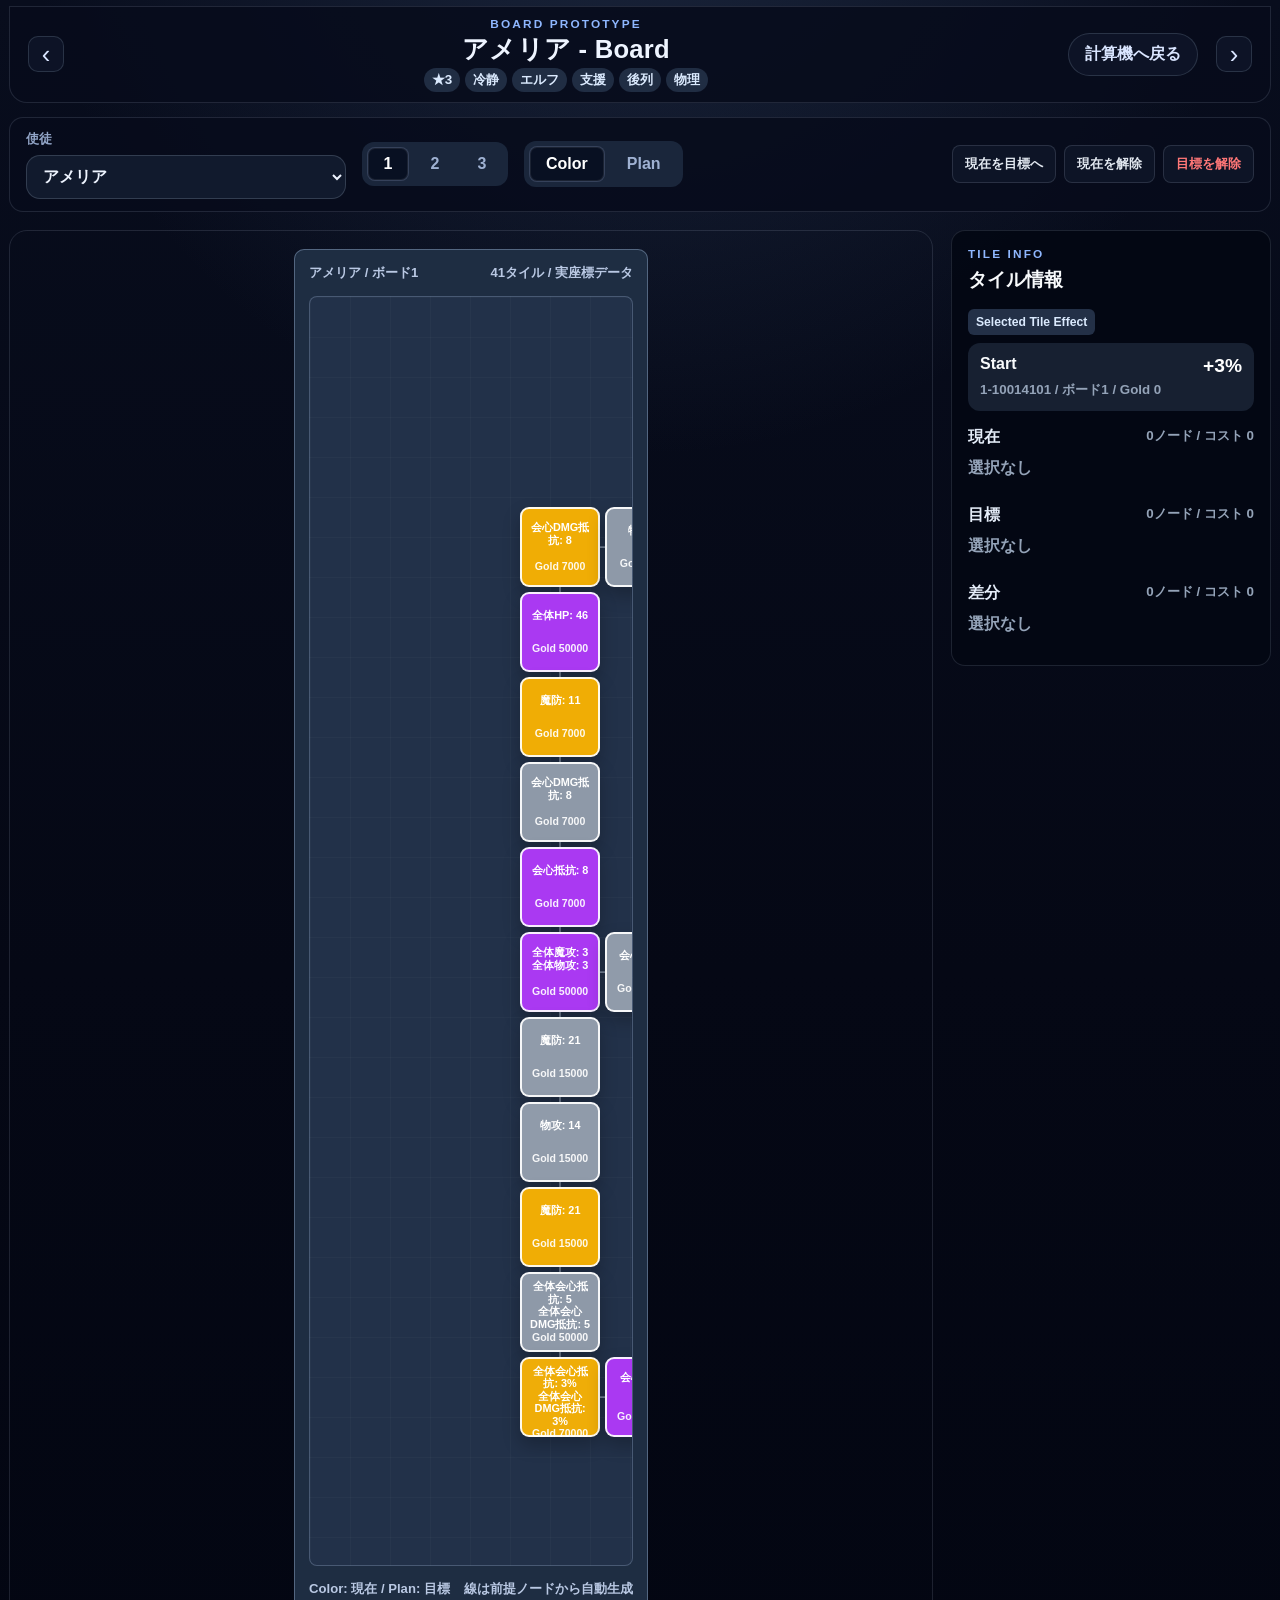
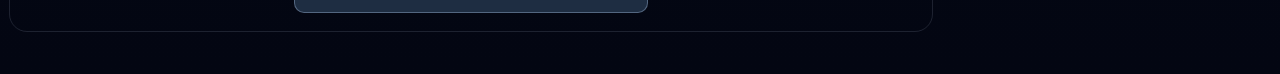
<file: board-prototype.html>
<!doctype html>
<html lang="ja">
<head>
  <meta charset="UTF-8">
  <meta name="viewport" content="width=device-width, initial-scale=1.0">
  <title>Board Prototype | Trickcal Damage Calc</title>
  <link rel="stylesheet" href="board-prototype.css">
</head>
<body>
  <main class="board-shell">
    <header class="board-hero">
      <button type="button" class="arrow-button" aria-label="前の使徒">‹</button>
      <div class="hero-center">
        <p class="eyebrow">Board Prototype</p>
        <h1 id="board-title">ボード試作</h1>
        <p class="hero-note" id="apostle-meta"></p>
      </div>
      <a class="back-link" href="index.html">計算機へ戻る</a>
      <button type="button" class="arrow-button" aria-label="次の使徒">›</button>
    </header>

    <section class="control-card">
      <label class="select-wrap">
        <span>使徒</span>
        <select id="apostle-select"></select>
      </label>

      <div class="board-tabs" aria-label="ボード番号">
        <button type="button" class="board-tab is-active" data-level="1">1</button>
        <button type="button" class="board-tab" data-level="2">2</button>
        <button type="button" class="board-tab" data-level="3">3</button>
      </div>

      <div class="mode-switch" aria-label="編集対象">
        <button type="button" class="mode-button is-active" data-mode="current">Color</button>
        <button type="button" class="mode-button" data-mode="target">Plan</button>
      </div>

      <div class="board-actions">
        <button type="button" id="copy-current">現在を目標へ</button>
        <button type="button" id="clear-current">現在を解除</button>
        <button type="button" id="clear-target">目標を解除</button>
      </div>
    </section>

    <section class="workspace">
      <div class="board-panel">
        <div class="board-grid" id="board-grid"></div>
      </div>

      <aside class="summary-panel">
        <div class="panel-title">
          <div>
            <p class="eyebrow">Tile Info</p>
            <h2>タイル情報</h2>
          </div>
        </div>
        <div class="tile-info" id="tile-info"></div>
        <div class="summary-stack" id="summary-stack"></div>
      </aside>
    </section>
  </main>

  <script src="apostles.js?v=2.10.0"></script>
  <script src="board-data.js"></script>
  <script src="board-prototype.js"></script>
</body>
</html>
</file>
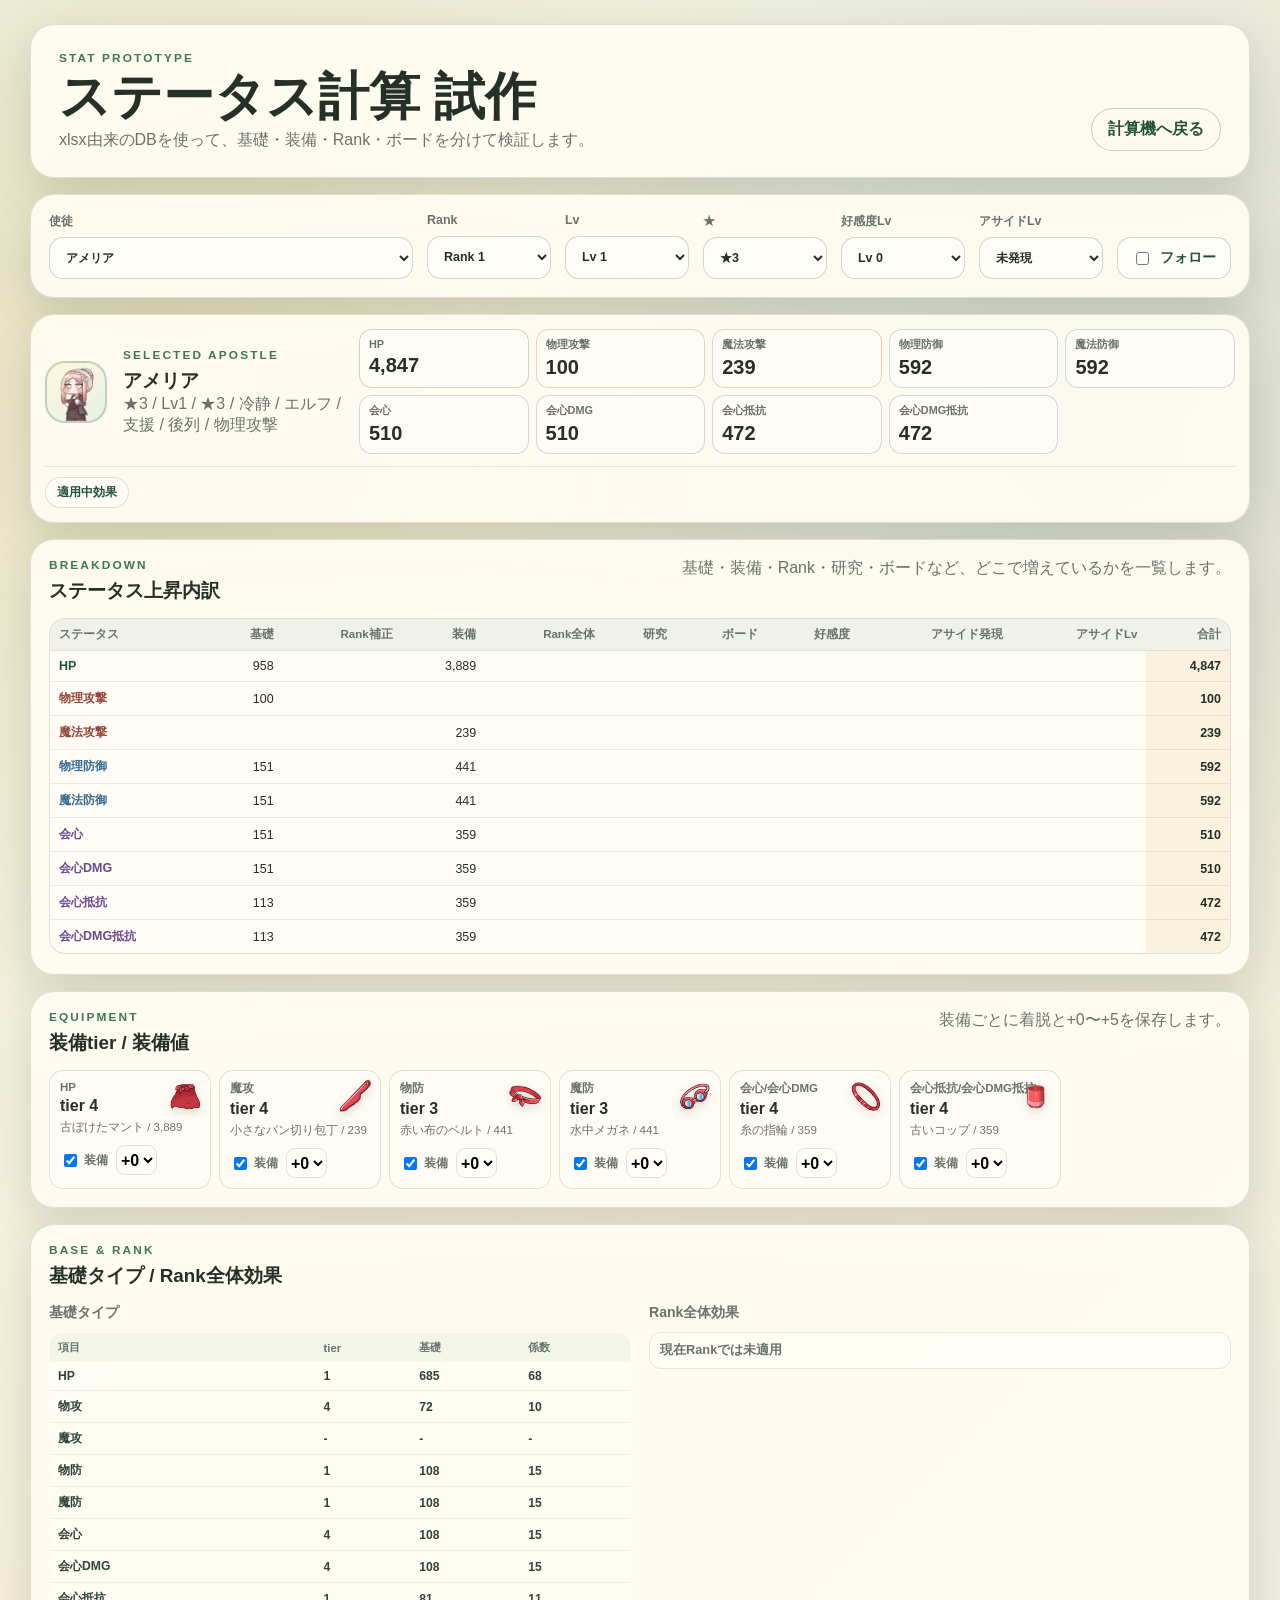
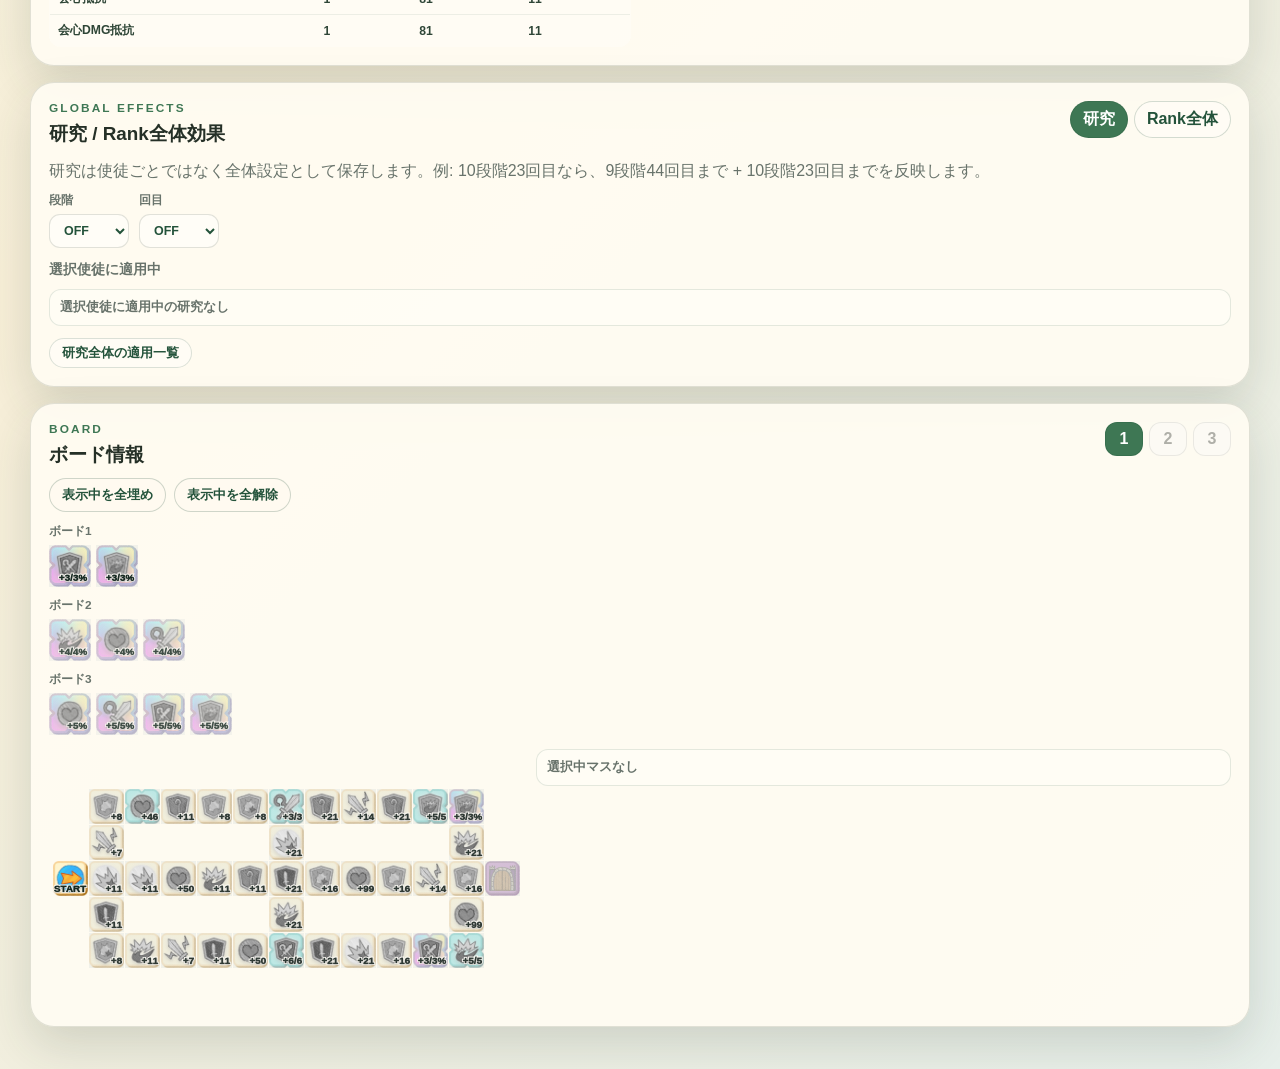
<file: stat-prototype.html>
<!doctype html>
<html lang="ja">
<head>
  <meta charset="UTF-8">
  <meta name="viewport" content="width=device-width, initial-scale=1.0">
  <title>Stat Prototype | Trickcal Damage Calc</title>
  <link rel="stylesheet" href="stat-prototype.css">
</head>
<body>
  <main class="stat-shell">
    <header class="stat-hero">
      <div>
        <p class="eyebrow">Stat Prototype</p>
        <h1>ステータス計算 試作</h1>
        <p class="hero-note">xlsx由来のDBを使って、基礎・装備・Rank・ボードを分けて検証します。</p>
      </div>
      <a class="back-link" href="index.html">計算機へ戻る</a>
    </header>

    <section class="control-card">
      <label class="control-field apostle-field">
        <span>使徒</span>
        <select id="apostle-select"></select>
      </label>
      <label class="control-field">
        <span>Rank</span>
        <select id="rank-select"></select>
      </label>
      <label class="control-field">
        <span>Lv</span>
        <select id="level-select"></select>
      </label>
      <label class="control-field">
        <span>★</span>
        <select id="star-select"></select>
      </label>
      <label class="control-field">
        <span>好感度Lv</span>
        <select id="bond-select"></select>
      </label>
      <label class="control-field">
        <span>アサイドLv</span>
        <select id="aside-level-select"></select>
      </label>
      <label class="follow-toggle">
        <input type="checkbox" id="follow-toggle">
        <span>フォロー</span>
      </label>
    </section>

    <section class="summary-hero">
      <div class="summary-main">
        <div class="portrait-card">
          <div class="portrait-frame compact">
            <img id="apostle-image" alt="">
          </div>
          <div>
            <p class="eyebrow">Selected Apostle</p>
            <h2 id="apostle-name">-</h2>
            <p id="apostle-meta" class="muted-line"></p>
          </div>
        </div>
        <div id="stat-total-grid" class="stat-total-grid"></div>
      </div>
      <details class="effect-details">
        <summary class="summary-toggle-label">適用中効果</summary>
        <div id="active-effect-list" class="active-effect-list"></div>
      </details>
    </section>

    <section class="panel stat-breakdown-panel">
      <div class="panel-head">
        <div>
          <p class="eyebrow">Breakdown</p>
          <h2>ステータス上昇内訳</h2>
        </div>
        <p class="panel-note">基礎・装備・Rank・研究・ボードなど、どこで増えているかを一覧します。</p>
      </div>
      <div id="stat-breakdown-table" class="stat-breakdown-table"></div>
    </section>

    <section class="workspace">
      <article class="panel">
        <div class="panel-head">
          <div>
            <p class="eyebrow">Equipment</p>
            <h2>装備tier / 装備値</h2>
          </div>
          <p class="panel-note">装備ごとに着脱と+0〜+5を保存します。</p>
        </div>
        <div id="equipment-grid" class="equipment-grid"></div>
      </article>

      <article class="panel">
        <div class="panel-head">
          <div>
            <p class="eyebrow">Base & Rank</p>
            <h2>基礎タイプ / Rank全体効果</h2>
          </div>
        </div>
        <div class="split-list">
          <div>
            <h3>基礎タイプ</h3>
            <div id="base-type-list" class="compact-table-wrap"></div>
          </div>
          <div>
            <h3>Rank全体効果</h3>
            <div id="rank-bonus-list" class="compact-table-wrap"></div>
          </div>
        </div>
      </article>

      <article class="panel global-settings-panel">
        <div class="panel-head">
          <div>
            <p class="eyebrow">Global Effects</p>
            <h2>研究 / Rank全体効果</h2>
          </div>
          <div class="setting-tabs" id="global-setting-tabs">
            <button type="button" class="is-active" data-setting-tab="research">研究</button>
            <button type="button" data-setting-tab="rank">Rank全体</button>
          </div>
        </div>
        <div class="setting-panel is-active" data-setting-panel="research">
          <p class="panel-note">研究は使徒ごとではなく全体設定として保存します。例: 10段階23回目なら、9段階44回目まで + 10段階23回目までを反映します。</p>
          <div class="research-controls">
            <label class="research-control">
              <span>段階</span>
              <select id="research-level-select"></select>
            </label>
            <label class="research-control">
              <span>回目</span>
              <select id="research-progress-select"></select>
            </label>
          </div>
          <h3>選択使徒に適用中</h3>
          <div id="active-research-list" class="research-table-wrap research-active-list"></div>
          <details class="research-overview-details">
            <summary>研究全体の適用一覧</summary>
            <div id="research-grid" class="research-table-wrap"></div>
          </details>
        </div>
        <div class="setting-panel" data-setting-panel="rank">
          <p class="panel-note">使徒ごとのRankをまとめて設定し、Rank全体効果を確認します。</p>
          <div id="rank-overview-summary" class="compact-table-wrap rank-overview-summary"></div>
          <div id="rank-overview-grid" class="rank-overview-grid"></div>
        </div>
      </article>

      <article class="panel board-panel">
        <div class="panel-head">
          <div>
            <p class="eyebrow">Board</p>
            <h2>ボード情報</h2>
          </div>
          <div class="board-tabs" id="board-tabs">
            <button type="button" class="is-active" data-board="1">1</button>
            <button type="button" data-board="2">2</button>
            <button type="button" data-board="3">3</button>
          </div>
        </div>
        <div class="board-actions">
          <button type="button" id="fill-board">表示中を全埋め</button>
          <button type="button" id="clear-board">表示中を全解除</button>
        </div>
        <div id="board-special-list" class="board-special-list"></div>
        <div class="board-workspace">
          <div id="board-grid" class="board-grid"></div>
          <div id="board-selection-summary" class="board-selection-summary"></div>
        </div>
      </article>
    </section>
  </main>

  <script src="statData.js"></script>
  <script src="stat-prototype.js"></script>
</body>
</html>
</file>
<file: board-prototype.css>
:root {
  --bg: #eef3ea;
  --panel: rgba(255, 252, 242, 0.92);
  --ink: #29352b;
  --muted: #6d786f;
  --line: rgba(74, 91, 74, 0.18);
  --green: #3d7b57;
  --green-dark: #24553b;
  --gold: #d9a441;
  --blue: #4d79a9;
  --red: #b95853;
  --shadow: 0 18px 48px rgba(38, 58, 37, 0.16);
}

* {
  box-sizing: border-box;
}

body {
  min-height: 100vh;
  margin: 0;
  color: var(--ink);
  font-family: "Yu Gothic", "Hiragino Sans", "Meiryo", sans-serif;
  background:
    radial-gradient(circle at 18% 10%, rgba(217, 164, 65, 0.25), transparent 30%),
    radial-gradient(circle at 86% 22%, rgba(83, 136, 100, 0.22), transparent 26%),
    linear-gradient(135deg, #edf5e7, #f8f2df 52%, #e5efe9);
}

button,
select {
  font: inherit;
}

.board-shell {
  width: min(1180px, calc(100vw - 28px));
  margin: 0 auto;
  padding: 24px 0 42px;
}

.board-hero,
.control-card,
.apostle-card,
.board-panel,
.summary-panel {
  border: 1px solid var(--line);
  border-radius: 24px;
  background: var(--panel);
  box-shadow: var(--shadow);
}

.board-hero {
  display: flex;
  align-items: flex-end;
  justify-content: space-between;
  gap: 18px;
  padding: 26px 28px;
}

.eyebrow {
  margin: 0 0 6px;
  color: var(--green);
  font-size: 0.74rem;
  font-weight: 800;
  letter-spacing: 0.18em;
  text-transform: uppercase;
}

h1,
h2,
p {
  margin-top: 0;
}

h1 {
  margin-bottom: 8px;
  font-size: clamp(2rem, 5vw, 3.4rem);
  line-height: 1;
  letter-spacing: 0.03em;
}

h2 {
  margin-bottom: 0;
  font-size: 1.18rem;
}

.hero-note {
  margin-bottom: 0;
  color: var(--muted);
}

.back-link,
.board-actions button,
.mode-button {
  border: 1px solid rgba(36, 85, 59, 0.25);
  border-radius: 999px;
  color: var(--green-dark);
  background: #fffaf0;
  font-weight: 800;
  text-decoration: none;
  cursor: pointer;
}

.back-link {
  flex: 0 0 auto;
  padding: 10px 16px;
}

.control-card {
  display: grid;
  grid-template-columns: minmax(220px, 1fr) auto;
  gap: 16px;
  align-items: end;
  margin-top: 16px;
  padding: 18px;
}

.select-wrap {
  display: grid;
  gap: 7px;
  font-size: 0.82rem;
  font-weight: 800;
  color: var(--muted);
}

.select-wrap select {
  width: 100%;
  min-height: 44px;
  border: 1px solid rgba(36, 85, 59, 0.28);
  border-radius: 14px;
  padding: 8px 12px;
  color: var(--ink);
  background: #fffdf7;
  font-size: 1rem;
  font-weight: 800;
}

.mode-switch {
  display: flex;
  gap: 8px;
}

.mode-button {
  padding: 11px 16px;
}

.mode-button.is-active {
  color: #fffdf5;
  background: linear-gradient(135deg, var(--green), #5b946d);
  border-color: transparent;
}

.apostle-card {
  display: flex;
  flex-wrap: wrap;
  gap: 10px;
  align-items: center;
  margin-top: 16px;
  padding: 15px 18px;
}

.apostle-name {
  margin-right: 8px;
  font-size: 1.32rem;
  font-weight: 900;
}

.meta-chip {
  border-radius: 999px;
  padding: 7px 11px;
  color: #425247;
  background: rgba(61, 123, 87, 0.12);
  font-size: 0.84rem;
  font-weight: 800;
}

.workspace {
  display: grid;
  grid-template-columns: minmax(0, 1fr) 330px;
  gap: 18px;
  margin-top: 18px;
}

.board-panel,
.summary-panel {
  padding: 18px;
}

.summary-panel {
  position: sticky;
  top: 16px;
  align-self: start;
}

.panel-title {
  display: flex;
  justify-content: space-between;
  gap: 14px;
  align-items: center;
  margin-bottom: 14px;
}

.board-actions {
  display: flex;
  flex-wrap: wrap;
  justify-content: flex-end;
  gap: 8px;
}

.board-actions button {
  padding: 8px 11px;
  font-size: 0.82rem;
}

.board-grid {
  display: grid;
  gap: 14px;
}

.shape-board {
  border: 1px solid rgba(74, 91, 74, 0.14);
  border-radius: 24px;
  padding: 14px;
  background:
    radial-gradient(circle at 50% 12%, rgba(217, 164, 65, 0.18), transparent 26%),
    linear-gradient(145deg, rgba(255, 253, 247, 0.86), rgba(229, 241, 229, 0.86));
}

.shape-header,
.shape-footer {
  display: flex;
  flex-wrap: wrap;
  justify-content: space-between;
  gap: 8px 14px;
  color: var(--muted);
  font-size: 0.82rem;
  font-weight: 900;
}

.shape-map {
  position: relative;
  min-height: clamp(430px, 58vw, 620px);
  margin: 14px 0;
  border: 1px solid rgba(36, 85, 59, 0.15);
  border-radius: 26px;
  overflow: hidden;
  background:
    radial-gradient(circle at 50% 48%, rgba(255, 255, 255, 0.78), transparent 28%),
    radial-gradient(circle at 28% 78%, rgba(77, 121, 169, 0.16), transparent 18%),
    radial-gradient(circle at 72% 28%, rgba(217, 164, 65, 0.16), transparent 20%),
    linear-gradient(160deg, rgba(245, 251, 242, 0.94), rgba(222, 236, 225, 0.94));
}

.shape-map::before {
  content: "";
  position: absolute;
  inset: 28px;
  border: 2px dashed rgba(61, 123, 87, 0.14);
  border-radius: 42% 58% 50% 50% / 48% 40% 60% 52%;
}

.shape-lines {
  position: absolute;
  inset: 0;
  width: 100%;
  height: 100%;
  pointer-events: none;
}

.shape-lines line {
  stroke: rgba(61, 123, 87, 0.28);
  stroke-width: 1.4;
  stroke-linecap: round;
  vector-effect: non-scaling-stroke;
}

.shape-level-tag {
  position: absolute;
  left: var(--x);
  top: var(--y);
  display: grid;
  width: 32px;
  height: 32px;
  place-items: center;
  border-radius: 50%;
  color: rgba(36, 85, 59, 0.68);
  background: rgba(255, 255, 255, 0.7);
  font-size: 0.86rem;
  font-weight: 900;
  transform: translate(-50%, -50%);
}

.board-level {
  border: 1px solid rgba(74, 91, 74, 0.14);
  border-radius: 20px;
  padding: 14px;
  background: rgba(255, 255, 255, 0.46);
}

.board-level-title {
  display: flex;
  justify-content: space-between;
  gap: 10px;
  margin-bottom: 12px;
  color: var(--muted);
  font-size: 0.82rem;
  font-weight: 900;
}

.node-grid {
  display: grid;
  grid-template-columns: repeat(auto-fit, minmax(120px, 1fr));
  gap: 10px;
}

.node-button {
  position: relative;
  display: grid;
  min-height: 78px;
  place-items: center;
  border: 2px solid rgba(41, 53, 43, 0.12);
  border-radius: 18px;
  padding: 10px;
  color: var(--ink);
  background: linear-gradient(145deg, #fffdf8, #eef5eb);
  cursor: pointer;
  transition: transform 0.12s ease, border-color 0.12s ease, box-shadow 0.12s ease;
}

.shape-map .node-button {
  position: absolute;
  left: var(--x);
  top: var(--y);
  width: clamp(112px, 16vw, 150px);
  min-height: clamp(74px, 9vw, 92px);
  border-radius: 22px;
  transform: translate(-50%, -50%);
  z-index: 2;
}

.node-button:hover {
  transform: translateY(-1px);
  box-shadow: 0 10px 24px rgba(38, 58, 37, 0.14);
}

.shape-map .node-button:hover {
  transform: translate(-50%, calc(-50% - 2px));
}

.node-label {
  font-size: 0.98rem;
  font-weight: 900;
  text-align: center;
}

.node-value {
  color: var(--muted);
  font-size: 0.76rem;
  font-weight: 800;
}

.node-button.is-current {
  border-color: rgba(77, 121, 169, 0.9);
  background: linear-gradient(145deg, #edf6ff, #dcecff);
}

.node-button.is-target {
  border-color: rgba(217, 164, 65, 0.95);
  background: linear-gradient(145deg, #fff7db, #f3e6b2);
}

.node-button.is-both {
  border-color: rgba(61, 123, 87, 0.95);
  background: linear-gradient(145deg, #e8f6e9, #d7ecd9);
}

.node-state {
  position: absolute;
  top: 7px;
  right: 8px;
  color: rgba(41, 53, 43, 0.72);
  font-size: 0.68rem;
  font-weight: 900;
}

.summary-stack {
  display: grid;
  gap: 12px;
}

.summary-block {
  border: 1px solid rgba(74, 91, 74, 0.13);
  border-radius: 18px;
  padding: 12px;
  background: rgba(255, 255, 255, 0.5);
}

.summary-heading {
  display: flex;
  justify-content: space-between;
  gap: 8px;
  margin-bottom: 10px;
  font-weight: 900;
}

.summary-heading small {
  color: var(--muted);
  font-weight: 800;
}

.stat-list {
  display: grid;
  gap: 7px;
}

.stat-row {
  display: flex;
  justify-content: space-between;
  gap: 12px;
  border-radius: 12px;
  padding: 7px 9px;
  background: rgba(238, 243, 234, 0.8);
  font-size: 0.86rem;
  font-weight: 800;
}

.stat-row.is-up {
  color: #25633f;
}

.stat-row.is-down {
  color: #9a3e3c;
}

.empty-note {
  margin: 0;
  color: var(--muted);
  font-weight: 800;
}

@media (max-width: 860px) {
  .board-shell {
    width: min(100vw - 12px, 760px);
    padding-top: 10px;
  }

  .board-hero,
  .control-card,
  .workspace {
    grid-template-columns: 1fr;
  }

  .board-hero {
    align-items: flex-start;
    padding: 20px;
  }

  .workspace {
    display: grid;
  }

  .summary-panel {
    position: static;
  }

  .mode-switch,
  .board-actions {
    justify-content: flex-start;
  }
}

@media (max-width: 520px) {
  .board-hero {
    display: grid;
  }

  .mode-switch {
    display: grid;
    grid-template-columns: 1fr 1fr;
  }

  .panel-title {
    align-items: flex-start;
    flex-direction: column;
  }

  .node-grid {
    grid-template-columns: repeat(2, minmax(0, 1fr));
  }

  .shape-map {
    min-height: 520px;
  }

  .shape-map .node-button {
    width: 108px;
    min-height: 72px;
  }

  .node-label {
    font-size: 0.84rem;
  }
}

/* Board tracker prototype skin */
body {
  color: #eef4ff;
  background:
    radial-gradient(circle at 50% -10%, rgba(65, 88, 126, 0.34), transparent 32%),
    linear-gradient(180deg, #080d1d, #050815 58%, #030612);
}

.board-shell {
  width: min(100vw - 18px, 1820px);
  padding-top: 6px;
}

.board-hero,
.control-card,
.board-panel,
.summary-panel {
  border-color: rgba(148, 163, 184, 0.18);
  background: rgba(7, 12, 28, 0.88);
  box-shadow: none;
}

.board-hero {
  position: sticky;
  top: 0;
  z-index: 4;
  display: grid;
  grid-template-columns: auto 1fr auto auto;
  align-items: center;
  min-height: 72px;
  padding: 10px 18px;
  border-radius: 0 0 18px 18px;
}

.hero-center {
  text-align: center;
}

.board-hero h1 {
  margin-bottom: 5px;
  font-size: clamp(1.1rem, 2vw, 1.6rem);
  letter-spacing: 0.01em;
}

.hero-note {
  display: flex;
  flex-wrap: wrap;
  justify-content: center;
  gap: 5px;
}

.eyebrow {
  color: #8fb7ff;
}

.arrow-button {
  display: grid;
  width: 36px;
  height: 36px;
  place-items: center;
  border: 1px solid rgba(148, 163, 184, 0.22);
  border-radius: 10px;
  color: #d9e5ff;
  background: rgba(15, 23, 42, 0.82);
  font-size: 1.6rem;
  line-height: 1;
  cursor: pointer;
}

.back-link {
  border-color: rgba(148, 163, 184, 0.22);
  color: #d9e5ff;
  background: rgba(15, 23, 42, 0.82);
}

.control-card {
  grid-template-columns: minmax(210px, 320px) auto auto 1fr;
  align-items: center;
  margin-top: 14px;
  padding: 12px 16px;
  border-radius: 14px;
}

.select-wrap {
  color: #91a4c6;
}

.select-wrap select {
  border-color: rgba(148, 163, 184, 0.25);
  color: #eef4ff;
  background: #111a2d;
}

.board-tabs,
.mode-switch {
  display: inline-flex;
  gap: 5px;
  padding: 5px;
  border-radius: 12px;
  background: #1a263b;
}

.board-tab,
.mode-button,
.board-actions button {
  border: 1px solid transparent;
  border-radius: 8px;
  color: #9fb1d2;
  background: transparent;
  font-weight: 900;
  cursor: pointer;
}

.board-tab {
  min-width: 42px;
  padding: 7px 12px;
}

.mode-button {
  padding: 8px 16px;
}

.board-tab.is-active,
.mode-button.is-active {
  color: #fff;
  border-color: rgba(188, 210, 255, 0.25);
  background: #081022;
  box-shadow: inset 0 0 0 1px rgba(255, 255, 255, 0.08);
}

.board-actions {
  justify-content: flex-end;
}

.board-actions button {
  padding: 9px 12px;
  color: #e2e8f0;
  background: rgba(15, 23, 42, 0.8);
  border-color: rgba(148, 163, 184, 0.2);
}

.board-actions button:last-child {
  color: #ff7777;
}

.workspace {
  grid-template-columns: minmax(0, 1fr) minmax(300px, 320px);
  align-items: start;
}

.board-panel {
  display: grid;
  min-height: calc(100vh - 130px);
  place-items: center;
  padding: 18px;
  border-radius: 18px;
  background: transparent;
}

.summary-panel {
  position: sticky;
  top: 88px;
  max-height: calc(100vh - 104px);
  overflow: auto;
  border-radius: 14px;
  padding: 16px;
  background: rgba(4, 8, 20, 0.94);
}

.shape-board {
  width: min(760px, 100%);
  border-color: rgba(117, 137, 166, 0.62);
  border-radius: 10px;
  background: #1e2d42;
}

.shape-header,
.shape-footer {
  color: #b9c8e3;
}

.shape-map {
  min-height: min(74vh, 820px);
  border-color: rgba(117, 137, 166, 0.45);
  border-radius: 8px;
  background:
    linear-gradient(rgba(255, 255, 255, 0.025) 1px, transparent 1px),
    linear-gradient(90deg, rgba(255, 255, 255, 0.025) 1px, transparent 1px),
    #223149;
  background-size: 40px 40px;
}

.shape-map::before {
  display: none;
}

.shape-lines line {
  stroke: rgba(190, 203, 222, 0.46);
  stroke-width: 1.25;
}

.shape-level-tag {
  color: #dce8ff;
  background: rgba(11, 17, 32, 0.8);
}

.shape-map .node-button {
  width: 78px;
  min-height: 78px;
  border: 2px solid rgba(255, 255, 255, 0.92);
  border-radius: 9px;
  padding: 6px;
  color: #fff;
  background: #939daa;
  box-shadow: 0 8px 18px rgba(0, 0, 0, 0.24);
}

.shape-map .node-button:nth-of-type(3n + 1) {
  background: #aa39f2;
}

.shape-map .node-button:nth-of-type(4n + 2) {
  background: #f0ad05;
}

.shape-map .node-button:nth-of-type(5n + 3) {
  background: #8e99a8;
}

.real-board {
  width: max-content;
  max-width: 100%;
}

.real-board-map {
  width: min(var(--board-width), 100%);
  min-width: min(var(--board-width), 100%);
  height: var(--board-height);
  min-height: var(--board-height);
  overflow: auto;
}

.real-board-map .shape-lines {
  width: var(--board-width);
  height: var(--board-height);
}

.real-board-map .node-button {
  width: 80px;
  min-height: 80px;
  height: 80px;
  transform: none;
}

.real-board-map .node-button:hover {
  transform: translateY(-2px);
}

.real-board-map .node-type-1,
.real-board-map .node-type-2 {
  background: #b33f68;
}

.real-board-map .node-type-3 {
  background: #909baa;
}

.real-board-map .node-type-4 {
  background: #a73dea;
}

.real-board-map .node-type-5 {
  background: #efad08;
}

.real-board-map .node-type-6 {
  background: #d94a4a;
}

.node-button.is-current,
.node-button.is-target,
.node-button.is-both {
  background-image: none;
}

.shape-map .node-button.is-current {
  outline: 4px solid #2df28b;
  outline-offset: 3px;
}

.shape-map .node-button.is-target {
  outline: 4px solid #58a6ff;
  outline-offset: 3px;
}

.shape-map .node-button.is-both {
  outline: 4px solid #2df28b;
  box-shadow: 0 0 0 8px rgba(88, 166, 255, 0.5), 0 8px 18px rgba(0, 0, 0, 0.24);
}

.shape-map .node-button.is-selected {
  border-color: #fff;
  filter: brightness(1.12);
}

.node-label {
  font-size: 0.68rem;
  line-height: 1.15;
}

.node-value {
  color: rgba(255, 255, 255, 0.92);
  font-size: 0.66rem;
}

.node-state {
  top: -8px;
  right: -8px;
  display: grid;
  min-width: 22px;
  height: 22px;
  place-items: center;
  border-radius: 999px;
  color: #03101d;
  background: #f8fafc;
  font-size: 0.62rem;
}

.summary-panel .panel-title {
  margin-bottom: 16px;
}

.summary-panel h2 {
  color: #f8fafc;
}

.tile-effect-label {
  display: inline-flex;
  margin-bottom: 8px;
  border-radius: 6px;
  padding: 6px 8px;
  color: #dbeafe;
  background: #233047;
  font-size: 0.76rem;
  font-weight: 900;
}

.tile-effect-card {
  display: grid;
  gap: 4px;
  margin-bottom: 16px;
  border-radius: 12px;
  padding: 12px;
  color: #f8fafc;
  background: rgba(30, 41, 59, 0.75);
}

.tile-effect-card strong {
  font-size: 1rem;
}

.tile-effect-card span {
  justify-self: end;
  color: #fff;
  font-size: 1.2rem;
  font-weight: 900;
}

.tile-effect-card small {
  color: #94a3b8;
  font-weight: 800;
}

.tile-stat-stack {
  display: grid;
  gap: 6px;
}

.tile-stat-stack div {
  display: flex;
  justify-content: space-between;
  gap: 12px;
}

.summary-block {
  border: none;
  border-radius: 0;
  padding: 0 0 14px;
  background: transparent;
}

.summary-heading {
  color: #e5edf9;
}

.summary-heading small {
  color: #94a3b8;
}

.stat-row {
  position: relative;
  display: grid;
  grid-template-columns: 1fr auto;
  gap: 10px;
  overflow: hidden;
  color: #e5edf9;
  background: transparent;
  padding: 9px 0 13px;
}

.stat-row::after {
  content: "";
  position: absolute;
  left: 0;
  right: 0;
  bottom: 3px;
  height: 5px;
  border-radius: 999px;
  background: #25334a;
}

.stat-row strong {
  color: #fff;
}

.empty-note {
  color: #94a3b8;
}

.meta-chip {
  padding: 3px 8px;
  color: #dbeafe;
  background: rgba(35, 48, 71, 0.92);
}

@media (max-width: 960px) {
  .control-card {
    grid-template-columns: 1fr;
  }

  .workspace {
    grid-template-columns: 1fr;
  }

  .summary-panel {
    position: static;
    max-height: none;
  }
}

@media (max-width: 560px) {
  .board-shell {
    width: min(100vw - 8px, 560px);
  }

  .board-hero {
    grid-template-columns: auto 1fr auto;
  }

  .board-hero .back-link {
    display: none;
  }

  .control-card,
  .board-panel,
  .summary-panel {
    padding: 10px;
  }

  .shape-map {
    min-height: 540px;
  }

  .shape-map .node-button {
    width: 68px;
    min-height: 68px;
  }

  .node-label {
    font-size: 0.6rem;
  }
}
</file>
<file: stat-prototype.css>
:root {
  --bg: #f2f0e8;
  --paper: rgba(255, 252, 242, 0.92);
  --paper-strong: #fffaf0;
  --ink: #253027;
  --muted: #68736b;
  --line: rgba(68, 82, 65, 0.16);
  --green: #3e7754;
  --green-dark: #24533b;
  --red: #b85b4d;
  --blue: #477ea3;
  --gold: #d5a43c;
  --purple: #8059a8;
  --shadow: 0 18px 48px rgba(39, 57, 42, 0.16);
}

* {
  box-sizing: border-box;
}

body {
  min-height: 100vh;
  margin: 0;
  color: var(--ink);
  font-family: "Yu Gothic", "Hiragino Sans", "Meiryo", sans-serif;
  background:
    radial-gradient(circle at 12% 12%, rgba(213, 164, 60, 0.22), transparent 28%),
    radial-gradient(circle at 86% 16%, rgba(71, 126, 163, 0.18), transparent 26%),
    linear-gradient(135deg, #eef4e7, #f8efd8 48%, #e7efea);
}

button,
select {
  font: inherit;
}

.stat-shell {
  width: min(1220px, calc(100vw - 28px));
  margin: 0 auto;
  padding: 24px 0 42px;
}

.stat-hero,
.control-card,
.summary-hero,
.panel {
  border: 1px solid var(--line);
  border-radius: 24px;
  background: var(--paper);
  box-shadow: var(--shadow);
}

.stat-hero {
  display: flex;
  justify-content: space-between;
  align-items: flex-end;
  gap: 18px;
  padding: 26px 28px;
}

.eyebrow {
  margin: 0 0 6px;
  color: var(--green);
  font-size: 0.74rem;
  font-weight: 900;
  letter-spacing: 0.18em;
  text-transform: uppercase;
}

h1,
h2,
h3,
p {
  margin-top: 0;
}

h1 {
  margin-bottom: 8px;
  font-size: clamp(2rem, 5vw, 3.2rem);
  line-height: 1;
}

h2 {
  margin-bottom: 0;
  font-size: 1.18rem;
}

h3 {
  margin-bottom: 10px;
  color: var(--muted);
  font-size: 0.88rem;
}

.hero-note,
.muted-line,
.panel-note {
  margin-bottom: 0;
  color: var(--muted);
}

.back-link {
  flex: 0 0 auto;
  border: 1px solid rgba(36, 83, 59, 0.25);
  border-radius: 999px;
  padding: 10px 16px;
  color: var(--green-dark);
  background: var(--paper-strong);
  font-weight: 900;
  text-decoration: none;
}

.control-card {
  display: grid;
  grid-template-columns: minmax(240px, 1fr) repeat(5, minmax(86px, 124px)) auto;
  gap: 14px;
  margin-top: 16px;
  padding: 18px;
}

.control-field {
  display: grid;
  gap: 7px;
  color: var(--muted);
  font-size: 0.78rem;
  font-weight: 900;
}

.control-field select {
  min-height: 42px;
  border: 1px solid rgba(36, 83, 59, 0.22);
  border-radius: 14px;
  padding: 0 12px;
  color: var(--ink);
  background: #fffdf7;
  font-weight: 800;
}

.follow-toggle {
  min-height: 42px;
  align-self: end;
  display: inline-flex;
  align-items: center;
  gap: 8px;
  border: 1px solid rgba(36, 83, 59, 0.22);
  border-radius: 14px;
  padding: 0 14px;
  background: #fffdf7;
  color: var(--green-dark);
  font-size: 0.86rem;
  font-weight: 900;
}

.summary-hero {
  display: grid;
  gap: 12px;
  margin-top: 16px;
  padding: 14px;
}

.summary-main {
  display: grid;
  grid-template-columns: minmax(230px, 300px) 1fr;
  align-items: center;
  gap: 14px;
}

.effect-details {
  border-top: 1px solid rgba(36, 83, 59, 0.12);
  padding-top: 10px;
}

.summary-toggle-label {
  display: inline-flex;
  border: 1px solid rgba(36, 83, 59, 0.16);
  border-radius: 999px;
  padding: 6px 11px;
  color: var(--green-dark);
  background: rgba(255, 253, 247, 0.72);
  font-size: 0.78rem;
  font-weight: 900;
  cursor: pointer;
  list-style: none;
}

.summary-toggle-label::-webkit-details-marker {
  display: none;
}

.effect-details[open] .summary-toggle-label {
  color: #fff;
  background: var(--green);
}

.active-effect-list {
  grid-column: 1 / -1;
  display: block;
  margin-top: 8px;
  overflow-x: auto;
}

.portrait-card {
  display: flex;
  align-items: center;
  gap: 16px;
  min-width: 0;
}

.portrait-frame {
  width: 84px;
  height: 84px;
  flex: 0 0 auto;
  display: grid;
  place-items: center;
  overflow: hidden;
  border: 2px solid rgba(62, 119, 84, 0.28);
  border-radius: 26px;
  background: linear-gradient(145deg, #fff7dd, #e5f1e5);
}

.portrait-frame.compact {
  width: 62px;
  height: 62px;
  border-radius: 20px;
}

.portrait-frame img {
  width: 100%;
  height: 100%;
  object-fit: cover;
}

.stat-total-grid {
  display: grid;
  grid-template-columns: repeat(5, minmax(86px, 1fr));
  gap: 7px;
}

.stat-card {
  border: 1px solid var(--line);
  border-radius: 13px;
  padding: 8px 9px;
  background: rgba(255, 253, 247, 0.8);
}

.stat-card .label {
  color: var(--muted);
  font-size: 0.68rem;
  font-weight: 900;
}

.stat-card .value {
  margin-top: 4px;
  font-size: 1.25rem;
  font-weight: 900;
}

.stat-card.attack { border-color: rgba(184, 91, 77, 0.28); }
.stat-card.defense { border-color: rgba(71, 126, 163, 0.28); }
.stat-card.crit { border-color: rgba(128, 89, 168, 0.28); }
.stat-card.hp { border-color: rgba(62, 119, 84, 0.28); }

.stat-breakdown-panel {
  margin-top: 16px;
}

.stat-breakdown-table {
  overflow-x: auto;
  padding-bottom: 2px;
}

.stat-breakdown-table table {
  width: 100%;
  min-width: 820px;
  border-collapse: separate;
  border-spacing: 0;
  overflow: hidden;
  border: 1px solid var(--line);
  border-radius: 16px;
  background: rgba(255, 253, 247, 0.72);
}

.stat-breakdown-table th,
.stat-breakdown-table td {
  border-bottom: 1px solid rgba(68, 82, 65, 0.1);
  padding: 8px 9px;
  text-align: right;
  white-space: nowrap;
  font-size: 0.78rem;
}

.stat-breakdown-table thead th {
  color: var(--muted);
  background: rgba(62, 119, 84, 0.08);
  font-size: 0.72rem;
  font-weight: 900;
}

.stat-breakdown-table th:first-child {
  text-align: left;
}

.stat-breakdown-table tbody tr:last-child th,
.stat-breakdown-table tbody tr:last-child td {
  border-bottom: 0;
}

.stat-breakdown-table tbody th {
  font-weight: 900;
}

.stat-breakdown-table tbody tr.hp th {
  color: var(--green-dark);
}

.stat-breakdown-table tbody tr.attack th {
  color: #944539;
}

.stat-breakdown-table tbody tr.defense th {
  color: #356b91;
}

.stat-breakdown-table tbody tr.crit th {
  color: #6b4a8f;
}

.stat-breakdown-table td.total {
  color: var(--ink);
  background: rgba(213, 164, 60, 0.12);
  font-weight: 900;
}

.workspace {
  display: grid;
  grid-template-columns: minmax(0, 1fr);
  gap: 16px;
  margin-top: 16px;
}

.panel {
  padding: 18px;
}

.panel-head {
  display: flex;
  justify-content: space-between;
  align-items: flex-start;
  gap: 14px;
  margin-bottom: 14px;
}

.equipment-grid {
  display: grid;
  grid-template-columns: repeat(7, minmax(112px, 1fr));
  gap: 8px;
}

.equip-cell {
  position: relative;
  border: 1px solid var(--line);
  border-radius: 14px;
  min-height: 104px;
  padding: 10px;
  background: rgba(255, 253, 247, 0.7);
}

.equip-cell.is-disabled {
  opacity: 0.52;
  filter: grayscale(0.75);
}

.equip-cell.is-empty {
  opacity: 0.45;
}

.equip-cell .kind {
  color: var(--muted);
  font-size: 0.72rem;
  font-weight: 900;
}

.equip-icon {
  position: absolute;
  top: 8px;
  right: 8px;
  width: 34px;
  height: 34px;
  object-fit: contain;
  filter: drop-shadow(0 3px 5px rgba(31, 40, 33, 0.18));
}

.equip-cell .tier {
  margin-top: 4px;
  font-size: 1rem;
  font-weight: 900;
}

.equip-cell .name {
  margin-top: 5px;
  color: var(--muted);
  font-size: 0.72rem;
}

.equip-controls {
  display: flex;
  align-items: center;
  gap: 8px;
  margin-top: 10px;
}

.equip-controls label {
  display: inline-flex;
  align-items: center;
  gap: 4px;
  color: var(--muted);
  font-size: 0.72rem;
  font-weight: 900;
}

.equip-controls select {
  min-height: 30px;
  border: 1px solid var(--line);
  border-radius: 9px;
  background: #fffdf7;
  font-weight: 900;
}

.split-list {
  display: grid;
  grid-template-columns: 1fr 1fr;
  gap: 18px;
}

.chip-list {
  display: flex;
  flex-wrap: wrap;
  gap: 8px;
}

.chip {
  border: 1px solid var(--line);
  border-radius: 999px;
  padding: 7px 10px;
  background: rgba(255, 253, 247, 0.76);
  font-size: 0.82rem;
  font-weight: 800;
}

.board-tabs {
  display: flex;
  gap: 6px;
}

.board-actions {
  display: flex;
  flex-wrap: wrap;
  gap: 8px;
  margin: -4px 0 12px;
}

.board-actions button {
  border: 1px solid rgba(36, 83, 59, 0.22);
  border-radius: 999px;
  padding: 7px 12px;
  color: var(--green-dark);
  background: var(--paper-strong);
  font-size: 0.82rem;
  font-weight: 900;
  cursor: pointer;
}

.board-tabs button {
  min-width: 38px;
  border: 1px solid rgba(36, 83, 59, 0.24);
  border-radius: 12px;
  padding: 7px 10px;
  color: var(--green-dark);
  background: var(--paper-strong);
  font-weight: 900;
  cursor: pointer;
}

.board-tabs button.is-active {
  color: #fff;
  background: var(--green);
}

.board-tabs button.is-locked,
.board-tabs button:disabled {
  cursor: not-allowed;
  opacity: 0.42;
  filter: grayscale(0.9);
}

.board-special-list {
  display: grid;
  gap: 9px;
  margin-bottom: 12px;
  overflow-x: auto;
}

.board-workspace {
  display: grid;
  grid-template-columns: minmax(0, max-content) minmax(220px, 1fr);
  align-items: start;
  gap: 12px;
}

.board-shortcut-group {
  display: grid;
  gap: 5px;
}

.board-shortcut-title {
  color: var(--muted);
  font-size: 0.74rem;
  font-weight: 900;
}

.board-shortcut-list {
  display: flex;
  gap: 5px;
  overflow-x: auto;
  padding-bottom: 2px;
}

.board-shortcut {
  position: relative;
  display: grid;
  place-items: center;
  flex: 0 0 auto;
  width: 42px;
  height: 42px;
  border: 0;
  padding: 0;
  color: #fffdf7;
  background: transparent;
  background-image: linear-gradient(rgba(232, 234, 228, 0.58), rgba(232, 234, 228, 0.58)), var(--tile-base);
  background-position: center;
  background-size: contain, contain;
  background-repeat: no-repeat;
  font-size: 0.58rem;
  font-weight: 950;
  text-shadow: 0 1px 3px rgba(0, 0, 0, 0.65);
  cursor: pointer;
}

.board-shortcut img {
  width: 38px;
  height: 38px;
  object-fit: contain;
  filter: grayscale(1) brightness(1.18) contrast(0.82) drop-shadow(0 0 2px rgba(255, 255, 255, 0.95)) drop-shadow(0 1px 2px rgba(0, 0, 0, 0.26));
  pointer-events: none;
}

.board-shortcut span {
  position: absolute;
  right: 4px;
  bottom: 4px;
  color: #172a22;
  background: transparent;
  font-size: 0.62rem;
  font-weight: 950;
  line-height: 1;
  -webkit-text-stroke: 2px rgba(255, 253, 247, 0.92);
  paint-order: stroke fill;
  text-shadow: 0 1px 2px rgba(0, 0, 0, 0.28);
  pointer-events: none;
}

.board-shortcut.type-gate span {
  right: auto;
  bottom: 7px;
  font-size: 0.5rem;
}

.board-shortcut.is-locked {
  cursor: not-allowed;
  opacity: 0.68;
}

.board-shortcut.will-unlock {
  opacity: 0.82;
}

.board-shortcut.is-filled {
  background-image: var(--tile-base);
  opacity: 1;
}

.board-shortcut.is-filled img {
  filter: drop-shadow(0 0 2px rgba(255, 255, 255, 0.7)) drop-shadow(0 1px 2px rgba(0, 0, 0, 0.32));
}

.board-grid {
  display: grid;
  gap: 1px;
  justify-content: start;
  overflow: auto;
  padding: 4px;
}

.board-node {
  width: clamp(28px, 2.9vw, 35px);
  aspect-ratio: 1;
  display: grid;
  place-items: center;
  position: relative;
  border: 0;
  border-radius: 0;
  padding: 0;
  background-image: linear-gradient(rgba(232, 234, 228, 0.62), rgba(232, 234, 228, 0.62)), var(--tile-base);
  background-color: transparent;
  background-repeat: no-repeat;
  background-position: center, center;
  background-size: contain, contain;
  cursor: pointer;
  appearance: none;
}

.board-node::before {
  content: "";
  position: absolute;
  inset: 0;
  background-image: var(--tile-icon, none);
  background-repeat: no-repeat;
  background-position: center;
  background-size: 102%;
  filter: grayscale(1) brightness(1.18) contrast(0.82) drop-shadow(0 0 2px rgba(255, 255, 255, 0.9)) drop-shadow(0 1px 1px rgba(0, 0, 0, 0.2));
  pointer-events: none;
}

.board-node.is-filled {
  background-image: var(--tile-base);
  box-shadow: none;
}

.board-node.is-filled::before {
  filter: none;
}

.board-node.is-empty::before {
  opacity: 0;
}

.board-node.is-empty {
  border-color: transparent;
  background: transparent;
  pointer-events: none;
}

.board-node.is-virtual-start {
  pointer-events: none;
}

.board-node.is-locked:not(.is-filled) {
  cursor: pointer;
}

.board-node-label {
  position: absolute;
  right: 2px;
  bottom: 2px;
  color: #172a22;
  background: transparent;
  font-size: 0.62rem;
  font-weight: 950;
  line-height: 1;
  -webkit-text-stroke: 2px rgba(255, 253, 247, 0.92);
  paint-order: stroke fill;
  text-shadow: 0 1px 2px rgba(0, 0, 0, 0.28);
  pointer-events: none;
}

.board-node.is-locked:not(.is-filled) .board-node-label {
  color: #2f3a35;
}

.board-selection-summary {
  display: grid;
  gap: 7px;
  min-width: 0;
  margin: 0;
  position: sticky;
  top: 8px;
}

.summary-count {
  justify-self: start;
  border-radius: 999px;
  padding: 5px 9px;
  color: #fff;
  background: var(--green);
  font-size: 0.76rem;
  font-weight: 900;
}

.summary-table-grid {
  display: grid;
  grid-template-columns: repeat(auto-fit, minmax(180px, 1fr));
  gap: 8px;
}

.setting-tabs {
  display: flex;
  gap: 6px;
}

.setting-tabs button {
  border: 1px solid rgba(36, 83, 59, 0.2);
  border-radius: 999px;
  padding: 7px 12px;
  color: var(--green-dark);
  background: rgba(255, 253, 247, 0.78);
  font-weight: 900;
  cursor: pointer;
}

.setting-tabs button.is-active {
  color: #fff;
  background: var(--green);
}

.setting-panel {
  display: none;
}

.setting-panel.is-active {
  display: block;
}

.research-controls {
  display: flex;
  flex-wrap: wrap;
  gap: 10px;
  margin: 10px 0 12px;
}

.research-control {
  display: grid;
  gap: 5px;
  color: var(--muted);
  font-size: 0.78rem;
  font-weight: 900;
}

.research-control select {
  min-height: 34px;
  border: 1px solid var(--line);
  border-radius: 11px;
  padding: 0 10px;
  color: var(--green-dark);
  background: #fffdf7;
  font-weight: 900;
}

.research-active-list {
  margin-bottom: 12px;
}

.research-overview-details {
  margin-top: 8px;
}

.research-overview-details summary {
  display: inline-flex;
  align-items: center;
  min-height: 30px;
  border: 1px solid rgba(36, 83, 59, 0.16);
  border-radius: 999px;
  padding: 0 12px;
  color: var(--green-dark);
  background: rgba(255, 253, 247, 0.74);
  font-size: 0.82rem;
  font-weight: 900;
  cursor: pointer;
}

.research-overview-details[open] summary {
  margin-bottom: 8px;
}

.research-table-wrap {
  overflow-x: auto;
}

.research-table {
  width: 100%;
  border-collapse: collapse;
  border: 1px solid rgba(36, 83, 59, 0.12);
  border-radius: 12px;
  overflow: hidden;
  background: rgba(255, 253, 247, 0.68);
  font-size: 0.78rem;
}

.research-table th,
.research-table td {
  padding: 7px 9px;
  border-bottom: 1px solid rgba(36, 83, 59, 0.09);
  text-align: left;
  white-space: nowrap;
}

.research-table th {
  color: var(--muted);
  background: rgba(231, 241, 222, 0.58);
  font-size: 0.72rem;
  font-weight: 900;
}

.research-table td {
  color: var(--green-dark);
  font-weight: 800;
}

.research-table tr:last-child td {
  border-bottom: 0;
}

.research-table .value {
  text-align: right;
  color: #245f42;
  font-weight: 950;
}

.compact-table-wrap {
  overflow-x: auto;
}

.compact-table {
  width: 100%;
  border-collapse: collapse;
  border: 1px solid rgba(36, 83, 59, 0.12);
  border-radius: 12px;
  overflow: hidden;
  background: rgba(255, 253, 247, 0.64);
  font-size: 0.76rem;
}

.compact-table th,
.compact-table td {
  padding: 7px 8px;
  border-bottom: 1px solid rgba(36, 83, 59, 0.08);
  text-align: left;
  white-space: nowrap;
}

.compact-table thead th {
  color: var(--muted);
  background: rgba(231, 241, 222, 0.54);
  font-size: 0.7rem;
  font-weight: 900;
}

.compact-table tbody th {
  color: var(--green-dark);
  font-weight: 900;
}

.compact-table td {
  color: #2f4637;
  font-weight: 800;
}

.compact-table tr:last-child th,
.compact-table tr:last-child td {
  border-bottom: 0;
}

.compact-table .value {
  text-align: right;
  color: #245f42;
  font-weight: 950;
}

.empty-note {
  margin: 0;
  border: 1px solid rgba(36, 83, 59, 0.12);
  border-radius: 12px;
  padding: 9px 10px;
  color: var(--muted);
  background: rgba(255, 253, 247, 0.62);
  font-size: 0.8rem;
  font-weight: 900;
}

.rank-overview-summary {
  margin-bottom: 10px;
}

.rank-overview-grid {
  display: grid;
  grid-template-columns: repeat(auto-fit, minmax(190px, 1fr));
  gap: 8px;
  max-height: 360px;
  overflow: auto;
  padding-right: 4px;
}

.rank-overview-row {
  display: grid;
  grid-template-columns: minmax(0, 1fr) 58px;
  align-items: center;
  gap: 8px;
  border: 1px solid var(--line);
  border-radius: 14px;
  padding: 8px;
  background: rgba(255, 253, 247, 0.62);
}

.rank-overview-row .apostle {
  color: var(--green-dark);
  font-weight: 900;
}

.rank-overview-row .meta {
  grid-column: 1;
  color: var(--muted);
  font-size: 0.74rem;
  font-weight: 900;
}

.rank-overview-row select {
  grid-column: 2;
  grid-row: 1 / span 2;
  min-height: 32px;
  border: 1px solid var(--line);
  border-radius: 10px;
  background: #fffdf7;
  font-weight: 900;
}

@media (max-width: 820px) {
  .stat-shell {
    width: min(100vw - 12px, 1220px);
    padding-top: 10px;
  }

  .stat-hero,
  .summary-hero,
  .control-card,
  .panel {
    border-radius: 18px;
  }

  .stat-hero {
    align-items: flex-start;
    flex-direction: column;
  }

  .summary-main {
    grid-template-columns: 1fr;
  }

  .board-workspace {
    grid-template-columns: 1fr;
  }

  .board-selection-summary {
    position: static;
  }

  .control-card {
    grid-template-columns: 1fr 1fr;
  }

  .apostle-field {
    grid-column: 1 / -1;
  }

  .follow-toggle {
    justify-content: center;
  }

  .stat-total-grid,
  .equipment-grid,
  .split-list {
    grid-template-columns: 1fr 1fr;
  }
}

@media (max-width: 540px) {
  .stat-total-grid {
    grid-template-columns: 1fr 1fr;
  }

  .equipment-grid,
  .split-list {
    grid-template-columns: 1fr;
  }
}
</file>
